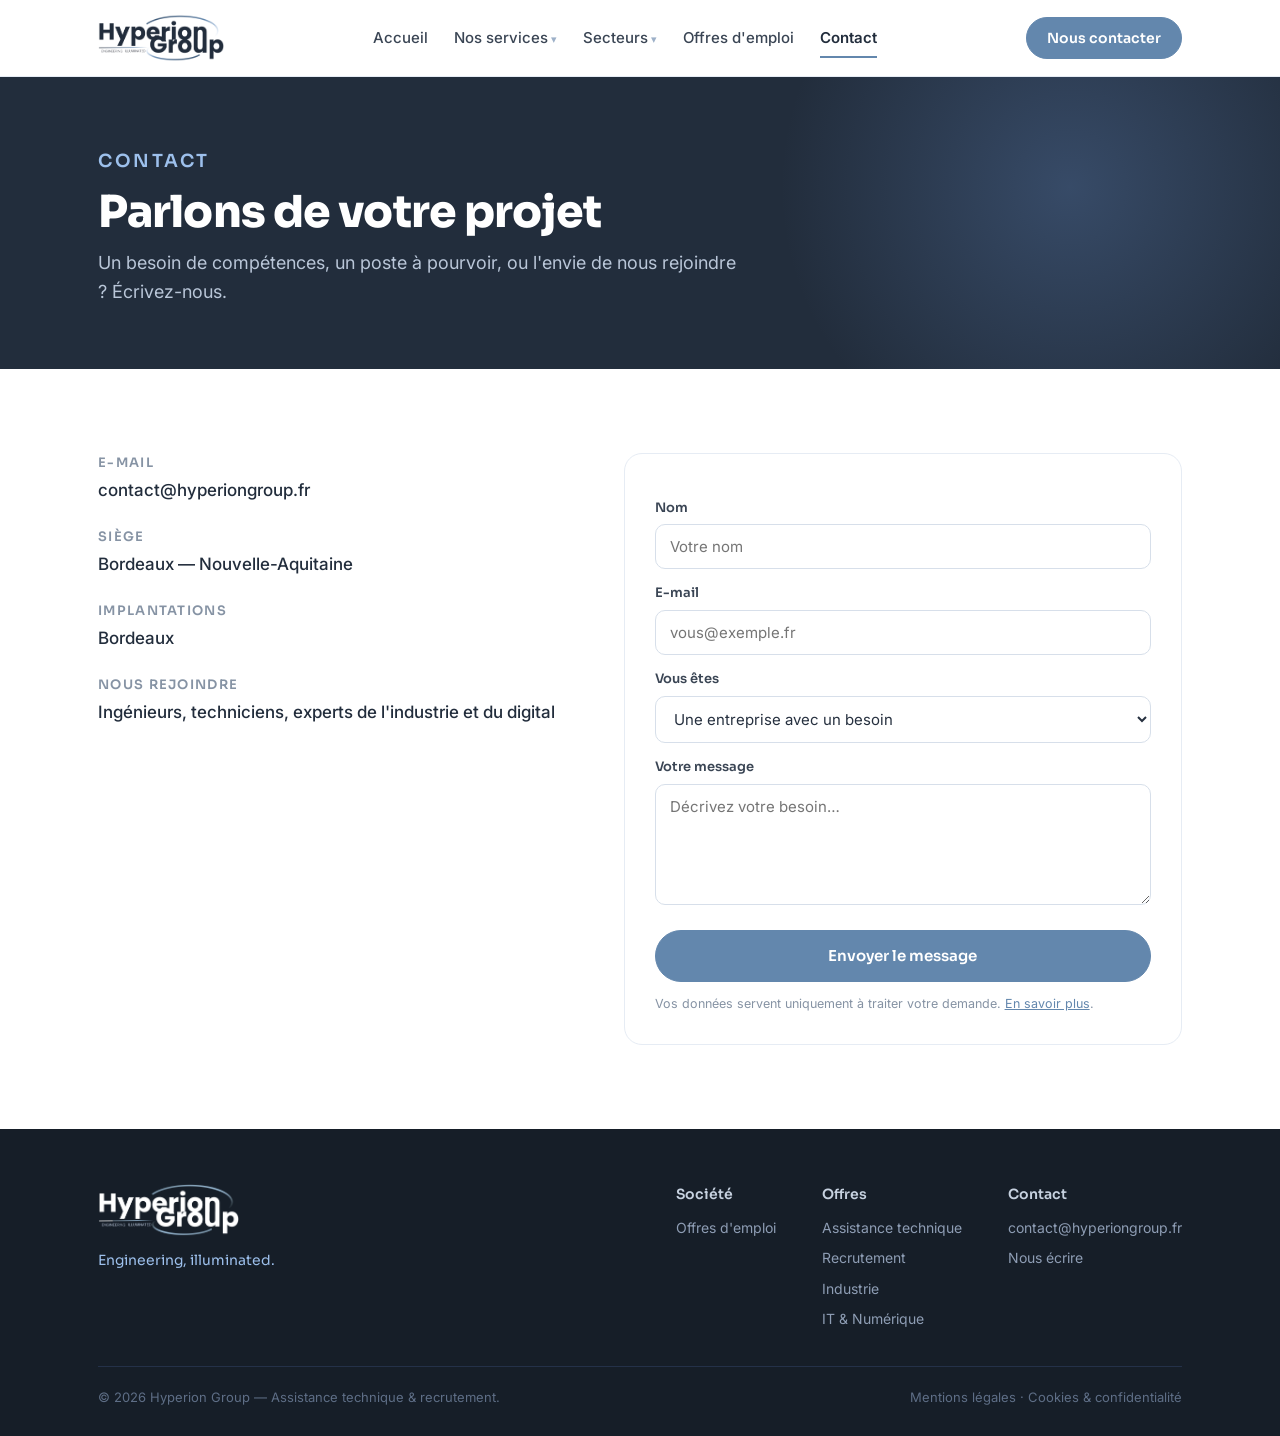
<file: contact.html>
<!DOCTYPE html><html lang="fr"><head>
<title>Contact — Hyperion Group</title>
<meta name="description" content="Un besoin de compétences, un poste à pourvoir, ou l'envie de nous rejoindre ? Écrivez à Hyperion Group.">
<meta charset="UTF-8"><meta name="viewport" content="width=device-width,initial-scale=1.0">
<link rel="preconnect" href="https://fonts.googleapis.com"><link rel="preconnect" href="https://fonts.gstatic.com" crossorigin>
<link href="https://fonts.googleapis.com/css2?family=Sora:wght@400;500;600;700;800&family=Inter:wght@400;500;600&display=swap" rel="stylesheet">
<link rel="stylesheet" href="style.css">
<link rel="icon" href="assets/favicon.ico" sizes="any"><link rel="icon" type="image/png" sizes="32x32" href="assets/favicon-32.png"><link rel="icon" type="image/png" sizes="16x16" href="assets/favicon-16.png"><link rel="apple-touch-icon" href="assets/apple-touch-icon.png">
<meta name="theme-color" content="#222D3C">
<script src="metiers.js" defer></script><script src="main.js" defer></script>
</head><body data-page="contact">
<header class="nav"></header>
<section class="phead"><div class="glow"></div><div class="wrap"><p class="eyebrow">Contact</p>
<h1>Parlons de votre projet</h1><p>Un besoin de compétences, un poste à pourvoir, ou l'envie de nous rejoindre ? Écrivez-nous.</p></div></section>

<section class="section"><div class="wrap"><div class="cgrid">
<div class="cinfo">
<div class="row"><div class="lab">E-mail</div><div class="val"><a href="mailto:contact@hyperiongroup.fr">contact@hyperiongroup.fr</a></div></div><div class="row"><div class="lab">Siège</div><div class="val">Bordeaux — Nouvelle-Aquitaine</div></div>
<div class="row"><div class="lab">Implantations</div><div class="val">Bordeaux</div></div>
<div class="row"><div class="lab">Nous rejoindre</div><div class="val">Ingénieurs, techniciens, experts de l'industrie et du digital</div></div>
</div>
<!-- Formulaire géré par Netlify Forms : les messages arrivent dans Netlify > Forms, et par e-mail si vous ajoutez une notification. -->
<form class="cform" name="contact" method="POST" action="merci.html" data-netlify="true" netlify-honeypot="bot-field">
<input type="hidden" name="form-name" value="contact">
<p class="hp"><label>Ne pas remplir <input name="bot-field"></label></p>
<label for="c-nom">Nom</label><input id="c-nom" name="nom" type="text" placeholder="Votre nom" required>
<label for="c-mail">E-mail</label><input id="c-mail" name="email" type="email" placeholder="vous@exemple.fr" required>
<label for="c-sujet">Vous êtes</label>
<select id="c-sujet" name="sujet"><option>Une entreprise avec un besoin</option><option>Un candidat</option><option>Autre</option></select>
<label for="c-msg">Votre message</label><textarea id="c-msg" name="message" rows="5" placeholder="Décrivez votre besoin…" required></textarea>
<button class="btn" type="submit">Envoyer le message</button>
<p class="rgpd">Vos données servent uniquement à traiter votre demande. <a href="politique-cookies.html#rgpd">En savoir plus</a>.</p>
</form>
</div></div></section>
<footer class="foot"></footer>
</body></html>
</file>
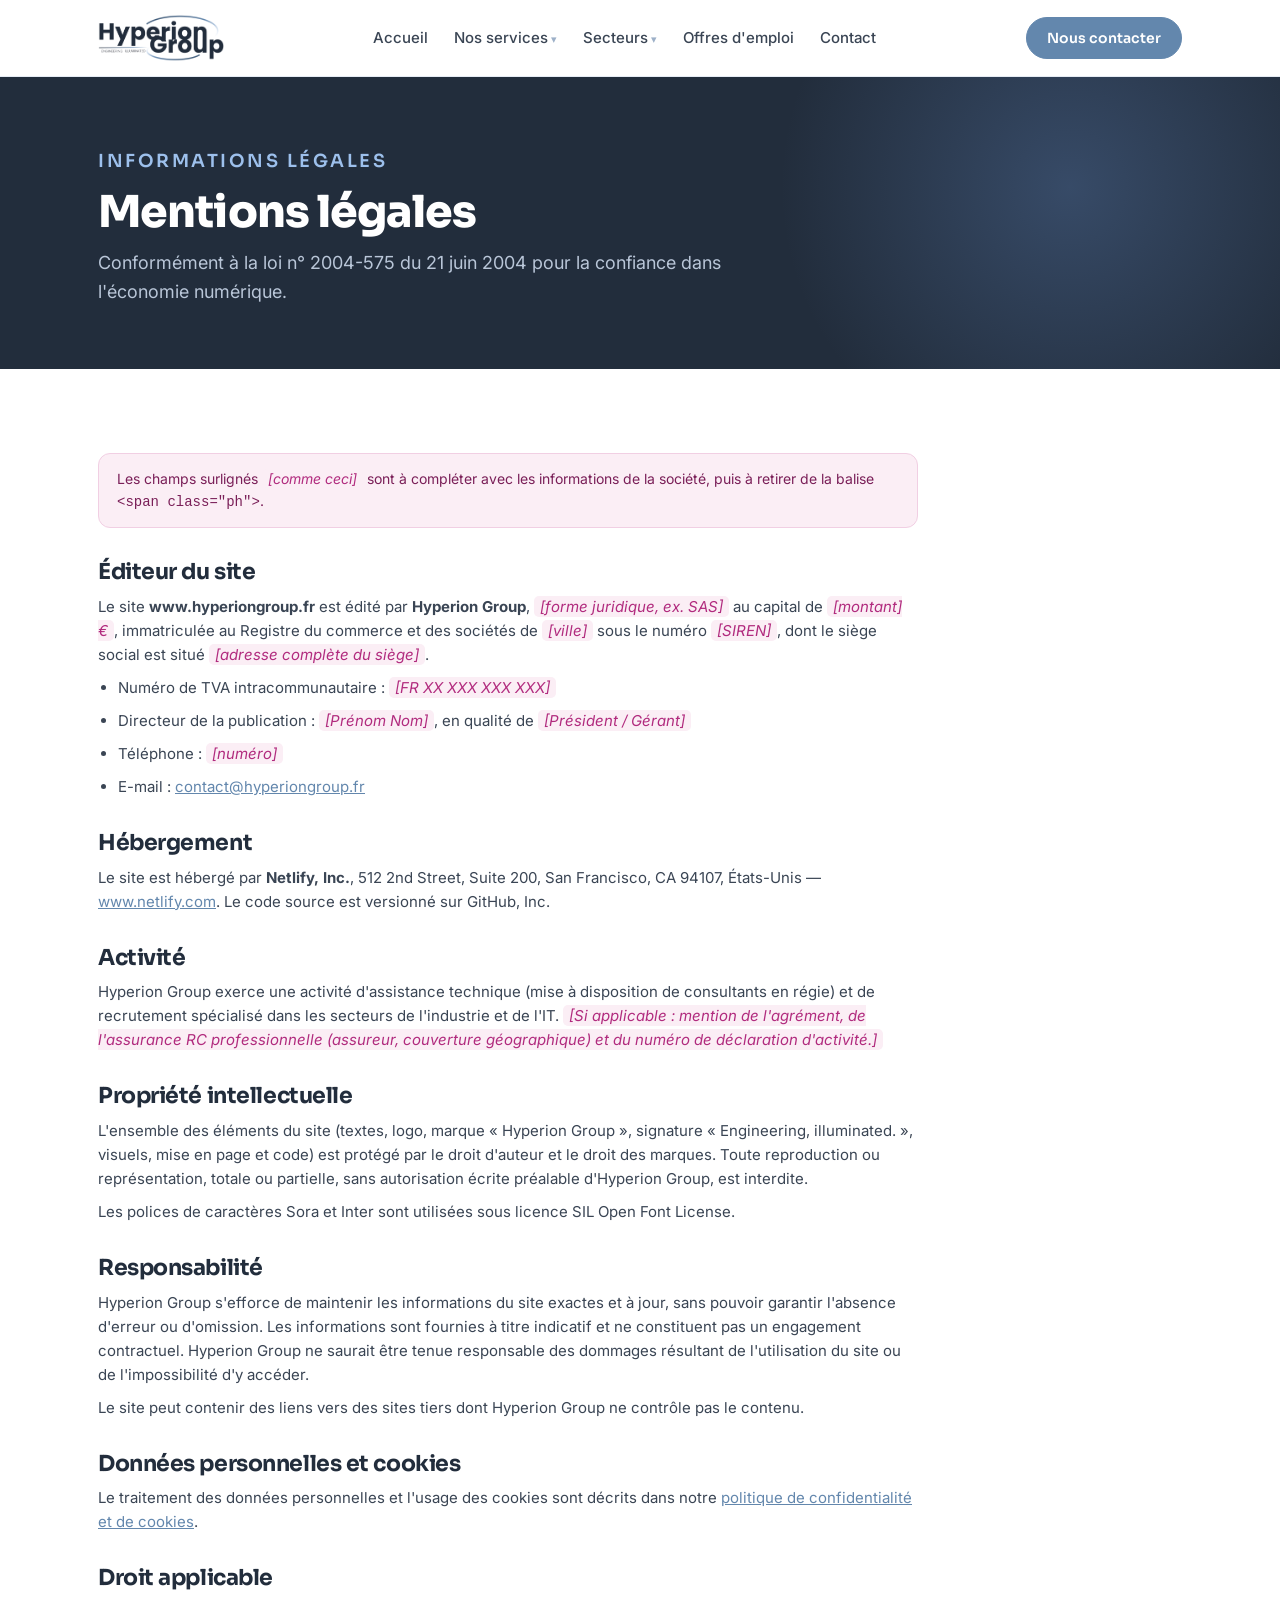
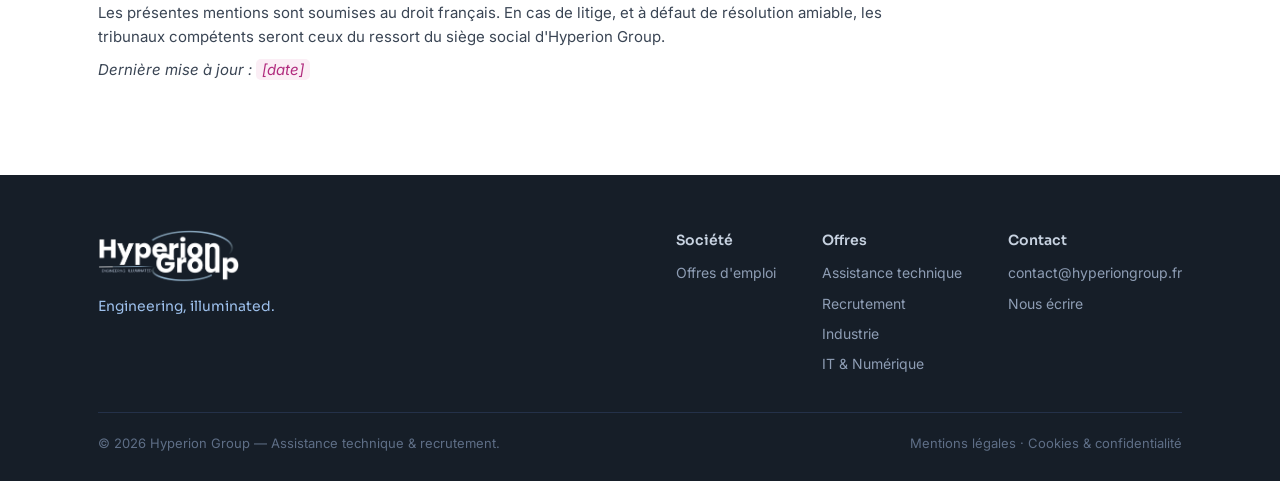
<file: mentions-legales.html>
<!DOCTYPE html><html lang="fr"><head>
<title>Mentions légales — Hyperion Group</title><meta name="robots" content="noindex,follow">
<meta charset="UTF-8"><meta name="viewport" content="width=device-width,initial-scale=1.0">
<link rel="preconnect" href="https://fonts.googleapis.com"><link rel="preconnect" href="https://fonts.gstatic.com" crossorigin>
<link href="https://fonts.googleapis.com/css2?family=Sora:wght@400;500;600;700;800&family=Inter:wght@400;500;600&display=swap" rel="stylesheet">
<link rel="stylesheet" href="style.css">
<link rel="icon" href="assets/favicon.ico" sizes="any"><link rel="icon" type="image/png" sizes="32x32" href="assets/favicon-32.png"><link rel="icon" type="image/png" sizes="16x16" href="assets/favicon-16.png"><link rel="apple-touch-icon" href="assets/apple-touch-icon.png">
<meta name="theme-color" content="#222D3C">
<script src="metiers.js" defer></script><script src="main.js" defer></script>
</head><body data-page="legal">
<header class="nav"></header>
<section class="phead"><div class="glow"></div><div class="wrap"><p class="eyebrow">Informations légales</p>
<h1>Mentions légales</h1><p>Conformément à la loi n° 2004-575 du 21 juin 2004 pour la confiance dans l'économie numérique.</p></div></section>

<section class="section"><div class="wrap"><div class="legal">
<div class="notice">Les champs surlignés <span class="ph">[comme ceci]</span> sont à compléter avec les informations de la société, puis à retirer de la balise <code>&lt;span class="ph"&gt;</code>.</div>

<h2>Éditeur du site</h2>
<p>Le site <strong>www.hyperiongroup.fr</strong> est édité par <strong>Hyperion Group</strong>, <span class="ph">[forme juridique, ex. SAS]</span> au capital de <span class="ph">[montant] €</span>, immatriculée au Registre du commerce et des sociétés de <span class="ph">[ville]</span> sous le numéro <span class="ph">[SIREN]</span>, dont le siège social est situé <span class="ph">[adresse complète du siège]</span>.</p>
<ul>
<li>Numéro de TVA intracommunautaire : <span class="ph">[FR XX XXX XXX XXX]</span></li>
<li>Directeur de la publication : <span class="ph">[Prénom Nom]</span>, en qualité de <span class="ph">[Président / Gérant]</span></li>
<li>Téléphone : <span class="ph">[numéro]</span></li>
<li>E-mail : <a href="mailto:contact@hyperiongroup.fr">contact@hyperiongroup.fr</a></li>
</ul>

<h2>Hébergement</h2>
<p>Le site est hébergé par <strong>Netlify, Inc.</strong>, 512 2nd Street, Suite 200, San Francisco, CA 94107, États-Unis — <a href="https://www.netlify.com" target="_blank" rel="noopener">www.netlify.com</a>. Le code source est versionné sur GitHub, Inc.</p>

<h2>Activité</h2>
<p>Hyperion Group exerce une activité d'assistance technique (mise à disposition de consultants en régie) et de recrutement spécialisé dans les secteurs de l'industrie et de l'IT. <span class="ph">[Si applicable : mention de l'agrément, de l'assurance RC professionnelle (assureur, couverture géographique) et du numéro de déclaration d'activité.]</span></p>

<h2>Propriété intellectuelle</h2>
<p>L'ensemble des éléments du site (textes, logo, marque « Hyperion Group », signature « Engineering, illuminated. », visuels, mise en page et code) est protégé par le droit d'auteur et le droit des marques. Toute reproduction ou représentation, totale ou partielle, sans autorisation écrite préalable d'Hyperion Group, est interdite.</p>
<p>Les polices de caractères Sora et Inter sont utilisées sous licence SIL Open Font License.</p>

<h2>Responsabilité</h2>
<p>Hyperion Group s'efforce de maintenir les informations du site exactes et à jour, sans pouvoir garantir l'absence d'erreur ou d'omission. Les informations sont fournies à titre indicatif et ne constituent pas un engagement contractuel. Hyperion Group ne saurait être tenue responsable des dommages résultant de l'utilisation du site ou de l'impossibilité d'y accéder.</p>
<p>Le site peut contenir des liens vers des sites tiers dont Hyperion Group ne contrôle pas le contenu.</p>

<h2>Données personnelles et cookies</h2>
<p>Le traitement des données personnelles et l'usage des cookies sont décrits dans notre <a href="politique-cookies.html">politique de confidentialité et de cookies</a>.</p>

<h2>Droit applicable</h2>
<p>Les présentes mentions sont soumises au droit français. En cas de litige, et à défaut de résolution amiable, les tribunaux compétents seront ceux du ressort du siège social d'Hyperion Group.</p>
<p><em>Dernière mise à jour : <span class="ph">[date]</span></em></p>
</div></div></section>
<footer class="foot"></footer>
</body></html>
</file>
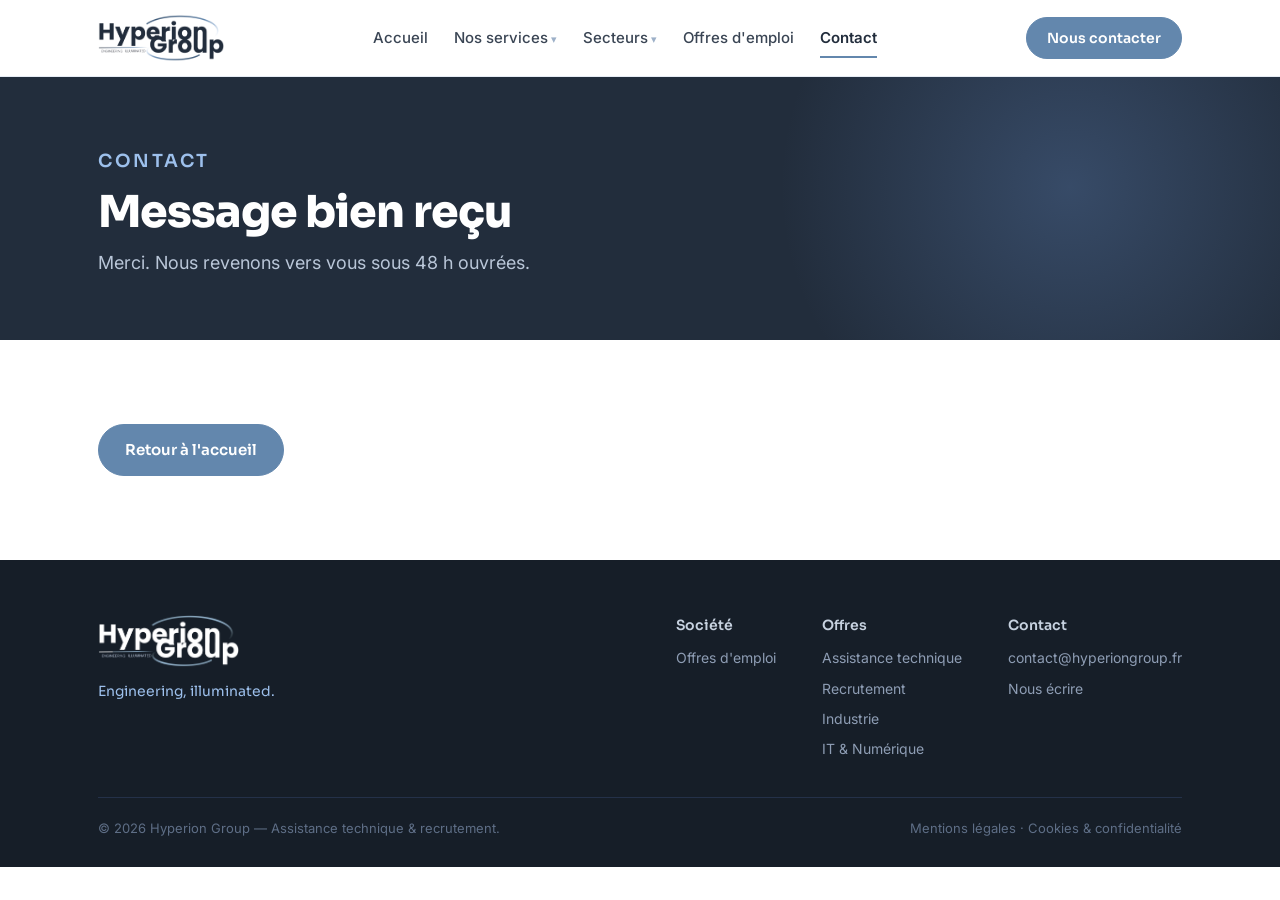
<file: merci.html>
<!DOCTYPE html><html lang="fr"><head>
<title>Message envoyé — Hyperion Group</title><meta name="robots" content="noindex">
<meta charset="UTF-8"><meta name="viewport" content="width=device-width,initial-scale=1.0">
<link rel="preconnect" href="https://fonts.googleapis.com"><link rel="preconnect" href="https://fonts.gstatic.com" crossorigin>
<link href="https://fonts.googleapis.com/css2?family=Sora:wght@400;500;600;700;800&family=Inter:wght@400;500;600&display=swap" rel="stylesheet">
<link rel="stylesheet" href="style.css">
<link rel="icon" href="assets/favicon.ico" sizes="any"><link rel="icon" type="image/png" sizes="32x32" href="assets/favicon-32.png"><link rel="icon" type="image/png" sizes="16x16" href="assets/favicon-16.png"><link rel="apple-touch-icon" href="assets/apple-touch-icon.png">
<meta name="theme-color" content="#222D3C">
<script src="metiers.js" defer></script><script src="main.js" defer></script>
</head><body data-page="contact">
<header class="nav"></header>
<section class="phead"><div class="glow"></div><div class="wrap"><p class="eyebrow">Contact</p>
<h1>Message bien reçu</h1><p>Merci. Nous revenons vers vous sous 48 h ouvrées.</p></div></section>
<section class="section"><div class="wrap"><a class="btn" href="index.html">Retour à l'accueil</a></div></section>
<footer class="foot"></footer>
</body></html>
</file>
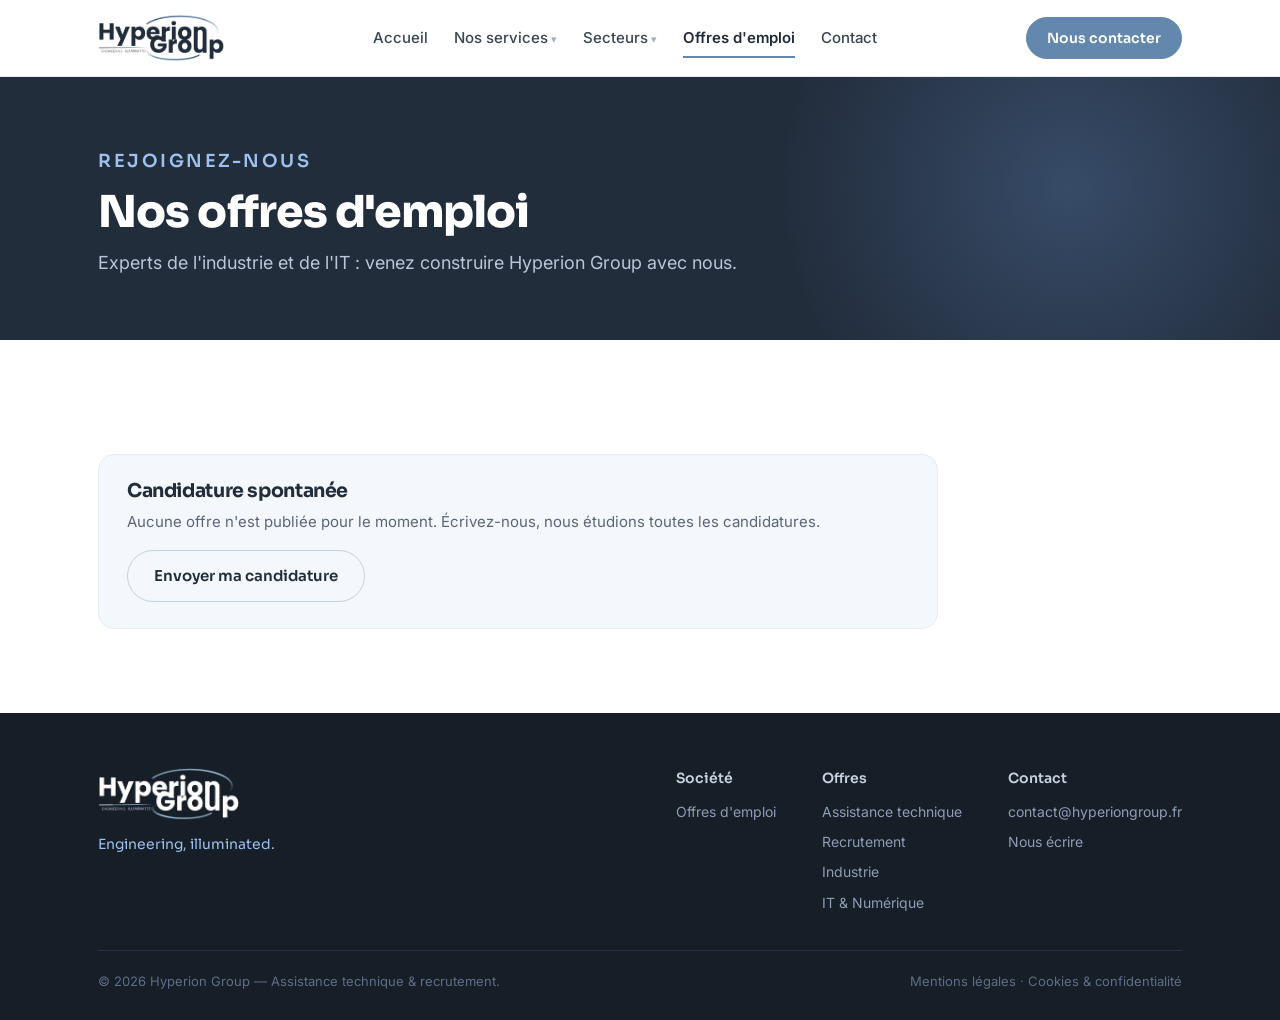
<file: offres-emploi.html>
<!DOCTYPE html><html lang="fr"><head>
<title>Nos offres d'emploi — Hyperion Group</title>
<meta name="description" content="Rejoignez Hyperion Group : ingénieurs et experts industrie / IT, à Bordeaux.">
<meta charset="UTF-8"><meta name="viewport" content="width=device-width,initial-scale=1.0">
<link rel="preconnect" href="https://fonts.googleapis.com"><link rel="preconnect" href="https://fonts.gstatic.com" crossorigin>
<link href="https://fonts.googleapis.com/css2?family=Sora:wght@400;500;600;700;800&family=Inter:wght@400;500;600&display=swap" rel="stylesheet">
<link rel="stylesheet" href="style.css">
<link rel="icon" href="assets/favicon.ico" sizes="any"><link rel="icon" type="image/png" sizes="32x32" href="assets/favicon-32.png"><link rel="icon" type="image/png" sizes="16x16" href="assets/favicon-16.png"><link rel="apple-touch-icon" href="assets/apple-touch-icon.png">
<meta name="theme-color" content="#222D3C">
<script src="metiers.js" defer></script><script src="main.js" defer></script>
</head><body data-page="emploi">
<header class="nav"></header>
<section class="phead"><div class="glow"></div><div class="wrap"><p class="eyebrow">Rejoignez-nous</p>
<h1>Nos offres d'emploi</h1><p>Experts de l'industrie et de l'IT : venez construire Hyperion Group avec nous.</p></div></section>

<section class="section"><div class="wrap">
 <div class="spont">
  <h3>Candidature spontanée</h3>
  <p>Aucune offre n'est publiée pour le moment. Écrivez-nous, nous étudions toutes les candidatures.</p>
  <a class="btn ghost" href="mailto:contact@hyperiongroup.fr?subject=Candidature%20spontan%C3%A9e">Envoyer ma candidature</a>
 </div>
</div></section>
<footer class="foot"></footer>
</body></html>
</file>
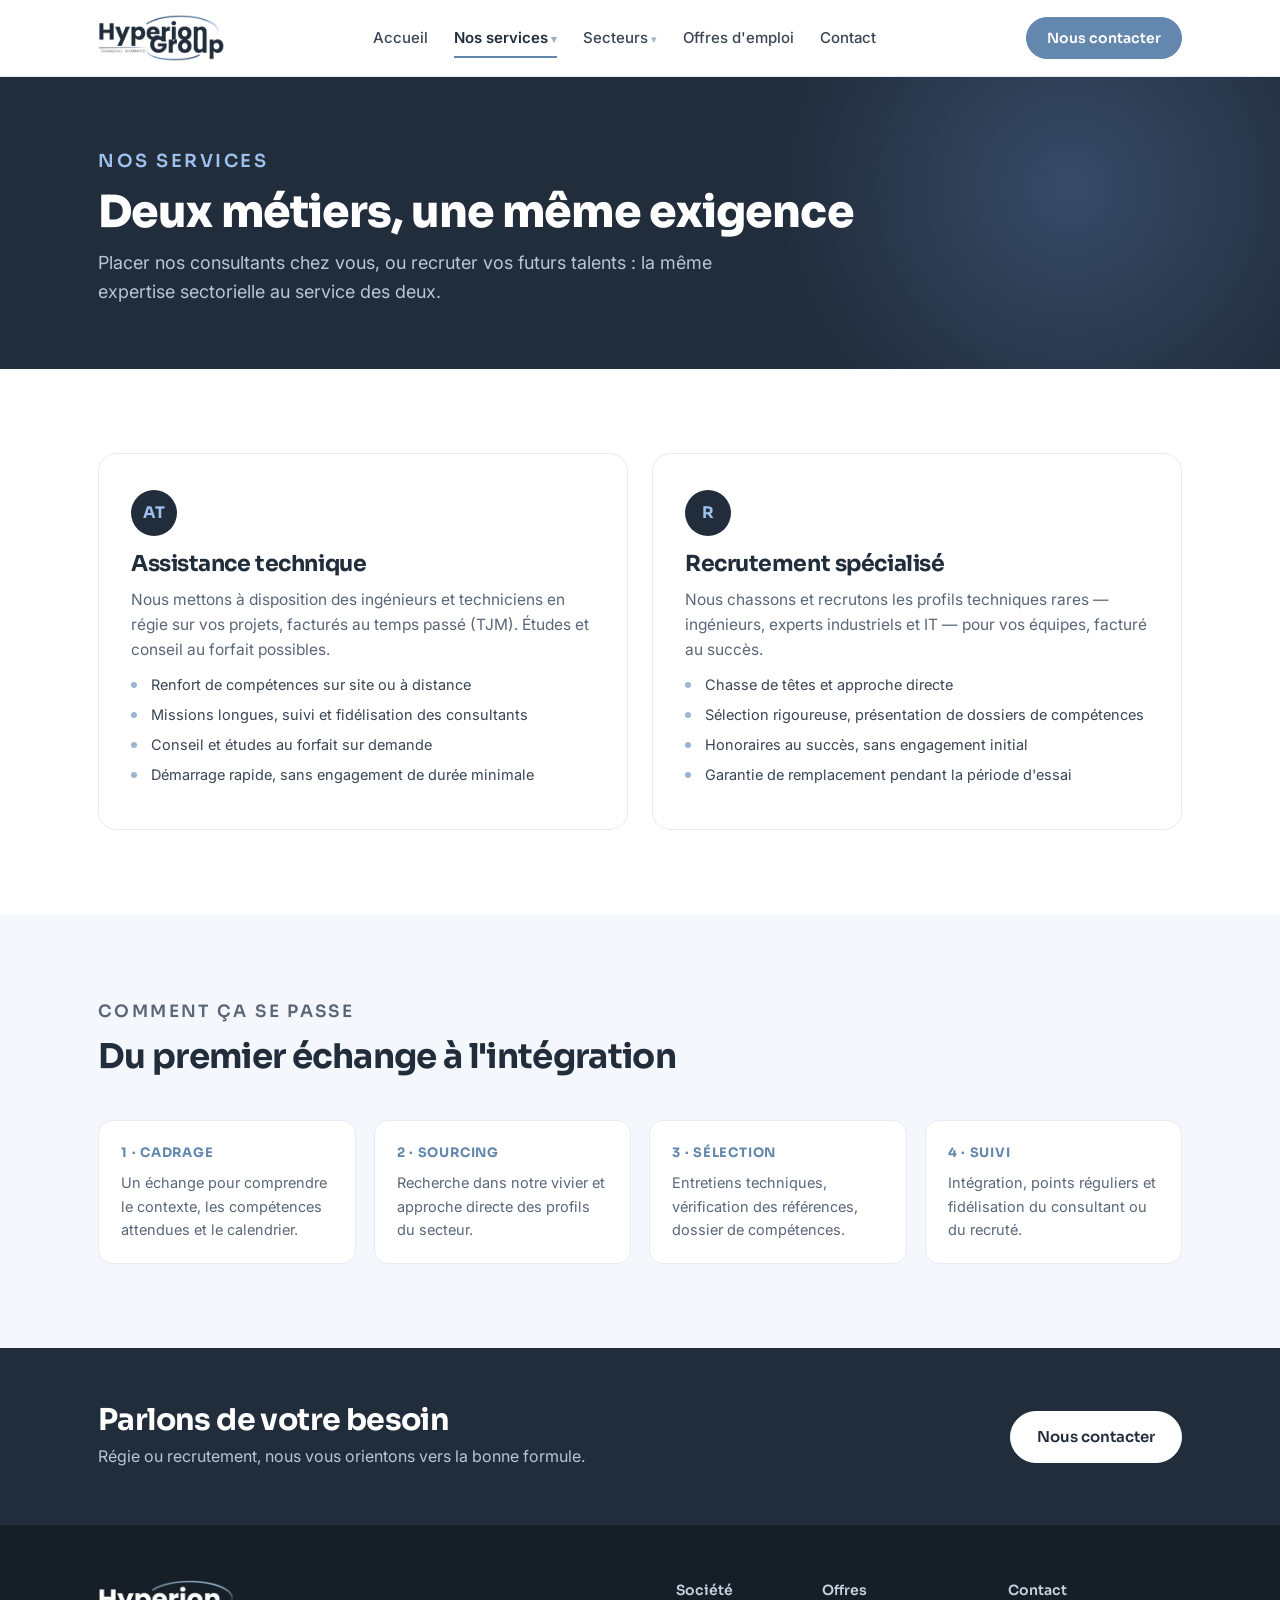
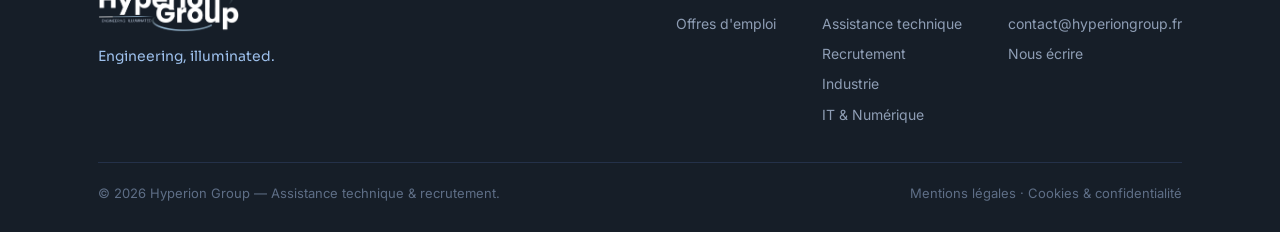
<file: offres.html>
<!DOCTYPE html><html lang="fr"><head>
<title>Nos services — Hyperion Group</title>
<meta name="description" content="Assistance technique en régie (TJM) et recrutement spécialisé au succès : deux offres, une même exigence sectorielle.">
<meta charset="UTF-8"><meta name="viewport" content="width=device-width,initial-scale=1.0">
<link rel="preconnect" href="https://fonts.googleapis.com"><link rel="preconnect" href="https://fonts.gstatic.com" crossorigin>
<link href="https://fonts.googleapis.com/css2?family=Sora:wght@400;500;600;700;800&family=Inter:wght@400;500;600&display=swap" rel="stylesheet">
<link rel="stylesheet" href="style.css">
<link rel="icon" href="assets/favicon.ico" sizes="any"><link rel="icon" type="image/png" sizes="32x32" href="assets/favicon-32.png"><link rel="icon" type="image/png" sizes="16x16" href="assets/favicon-16.png"><link rel="apple-touch-icon" href="assets/apple-touch-icon.png">
<meta name="theme-color" content="#222D3C">
<script src="metiers.js" defer></script><script src="main.js" defer></script>
</head><body data-page="offres">
<header class="nav"></header>
<section class="phead"><div class="glow"></div><div class="wrap"><p class="eyebrow">Nos services</p>
<h1>Deux métiers, une même exigence</h1><p>Placer nos consultants chez vous, ou recruter vos futurs talents : la même expertise sectorielle au service des deux.</p></div></section>

<section class="section"><div class="wrap"><div class="cards2">
<div class="offer" id="assistance"><div class="tag">AT</div><h3>Assistance technique</h3>
<p>Nous mettons à disposition des ingénieurs et techniciens en régie sur vos projets, facturés au temps passé (TJM). Études et conseil au forfait possibles.</p>
<ul><li>Renfort de compétences sur site ou à distance</li><li>Missions longues, suivi et fidélisation des consultants</li><li>Conseil et études au forfait sur demande</li><li>Démarrage rapide, sans engagement de durée minimale</li></ul></div>
<div class="offer" id="recrutement"><div class="tag">R</div><h3>Recrutement spécialisé</h3>
<p>Nous chassons et recrutons les profils techniques rares — ingénieurs, experts industriels et IT — pour vos équipes, facturé au succès.</p>
<ul><li>Chasse de têtes et approche directe</li><li>Sélection rigoureuse, présentation de dossiers de compétences</li><li>Honoraires au succès, sans engagement initial</li><li>Garantie de remplacement pendant la période d'essai</li></ul></div>
</div></div></section>

<section class="section mist"><div class="wrap">
<div class="shead"><p class="eyebrow">Comment ça se passe</p><h2>Du premier échange à l'intégration</h2></div>
<div class="how">
 <div><b>1 · CADRAGE</b><p>Un échange pour comprendre le contexte, les compétences attendues et le calendrier.</p></div>
 <div><b>2 · SOURCING</b><p>Recherche dans notre vivier et approche directe des profils du secteur.</p></div>
 <div><b>3 · SÉLECTION</b><p>Entretiens techniques, vérification des références, dossier de compétences.</p></div>
 <div><b>4 · SUIVI</b><p>Intégration, points réguliers et fidélisation du consultant ou du recruté.</p></div>
</div>
</div></section>

<section class="cta-band"><div class="wrap">
 <div><h2>Parlons de votre besoin</h2><p>Régie ou recrutement, nous vous orientons vers la bonne formule.</p></div>
 <a class="btn light" href="contact.html">Nous contacter</a>
</div></section>
<footer class="foot"></footer>
</body></html>
</file>
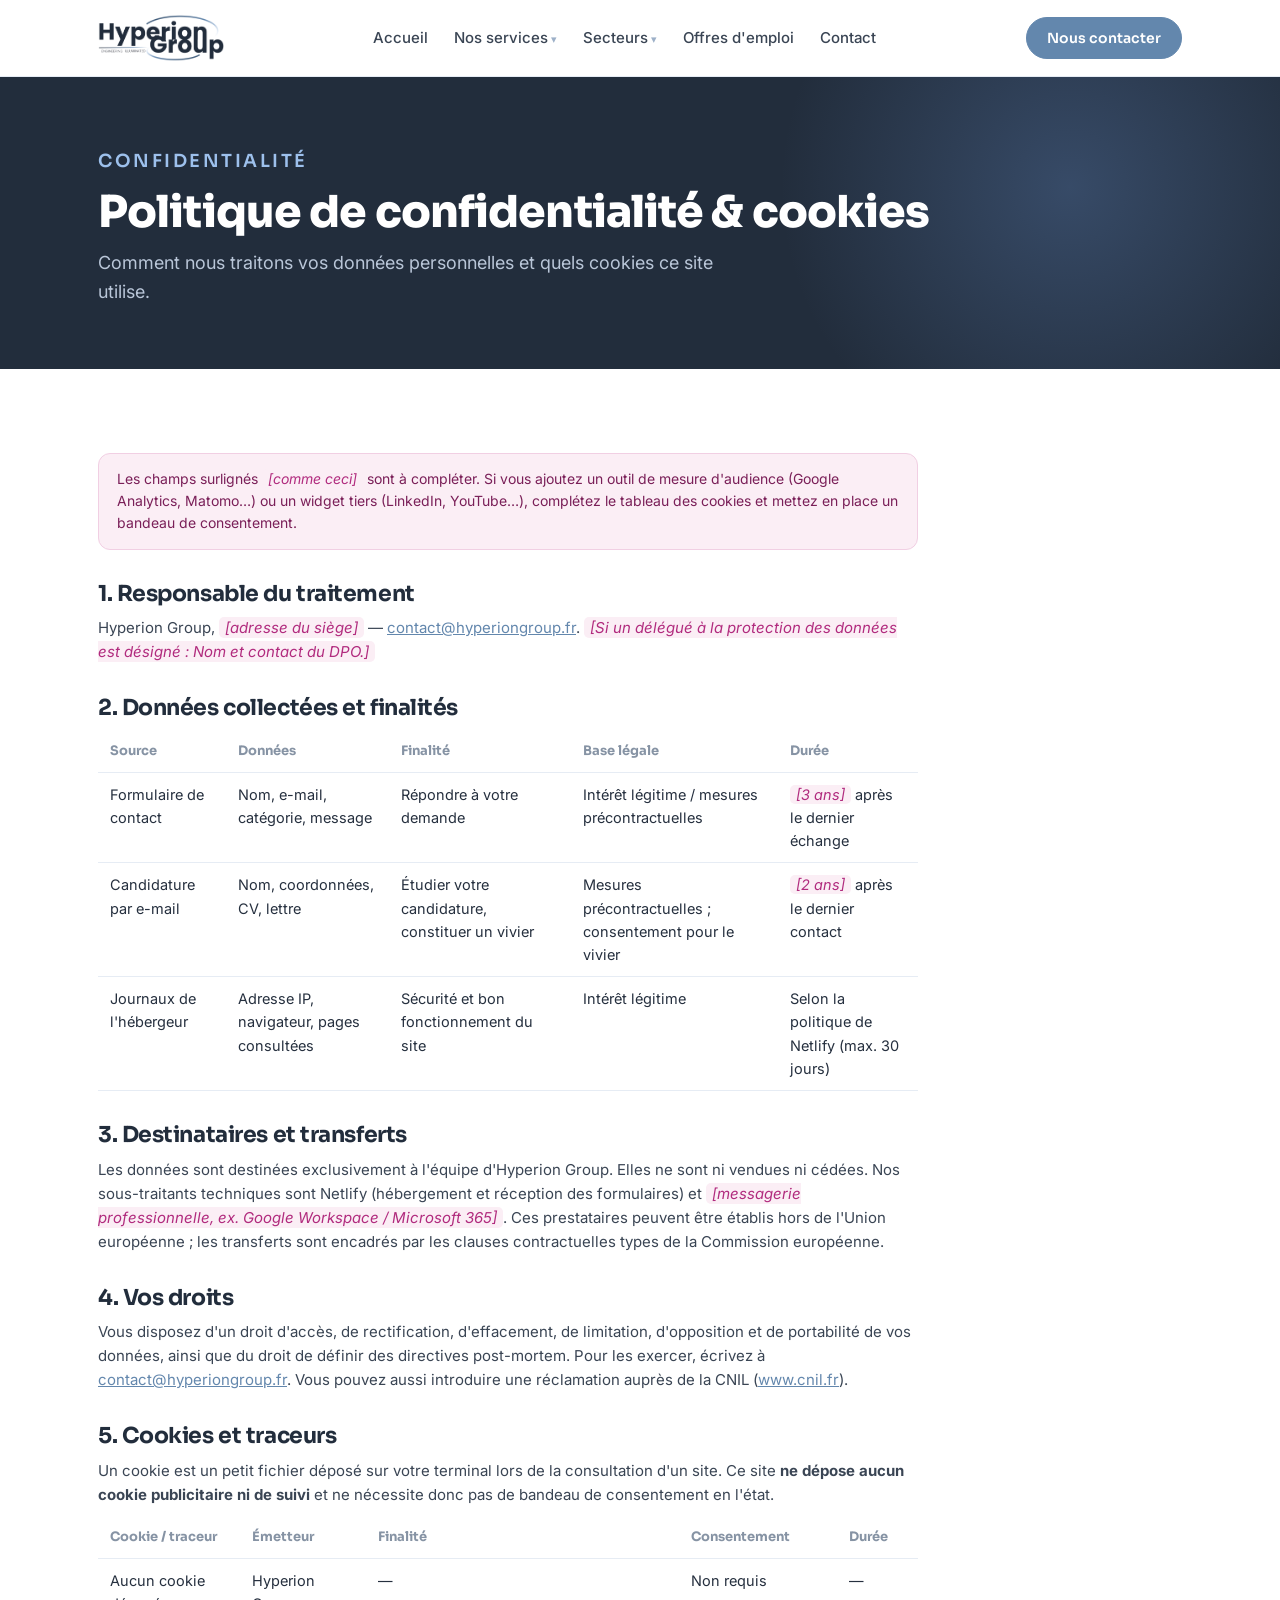
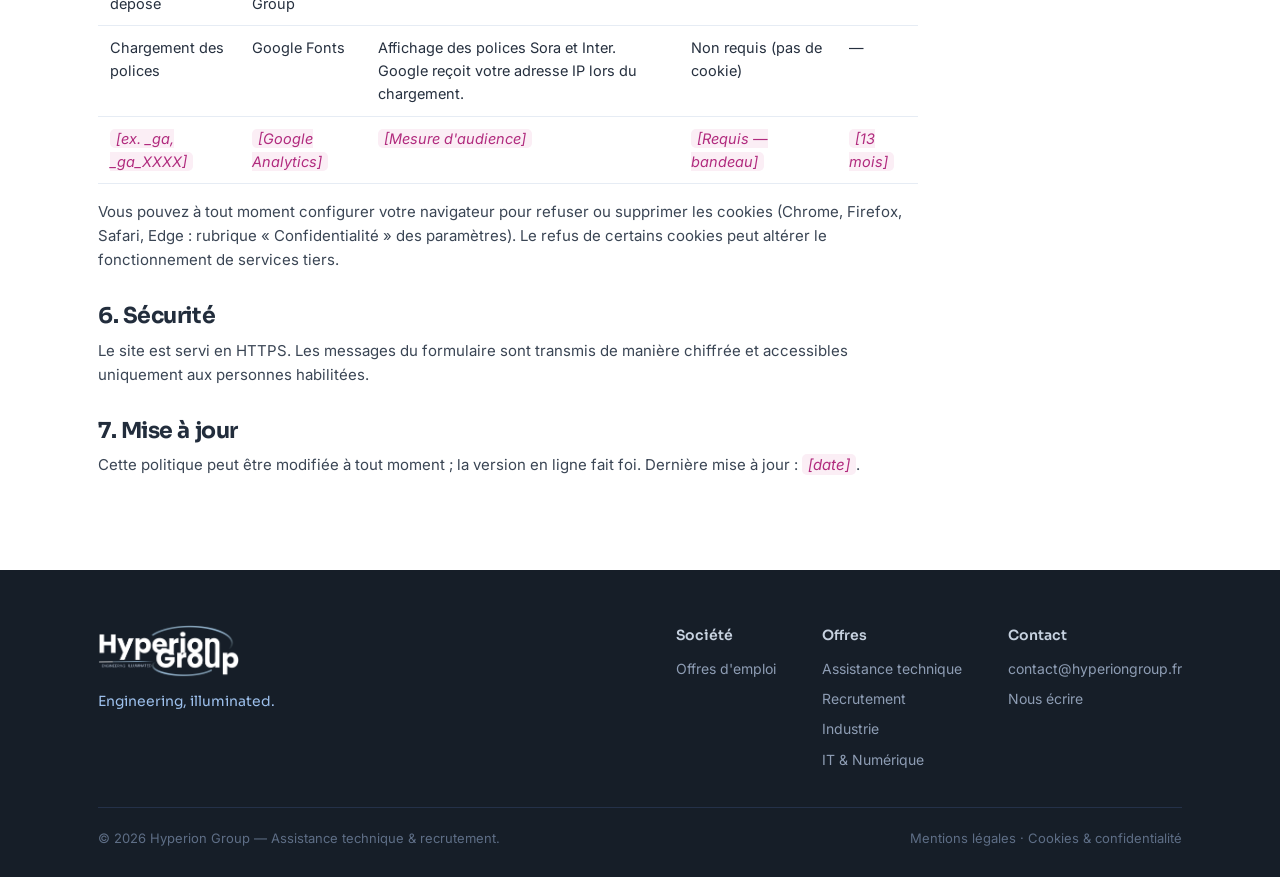
<file: politique-cookies.html>
<!DOCTYPE html><html lang="fr"><head>
<title>Politique de confidentialité &amp; cookies — Hyperion Group</title><meta name="robots" content="noindex,follow">
<meta charset="UTF-8"><meta name="viewport" content="width=device-width,initial-scale=1.0">
<link rel="preconnect" href="https://fonts.googleapis.com"><link rel="preconnect" href="https://fonts.gstatic.com" crossorigin>
<link href="https://fonts.googleapis.com/css2?family=Sora:wght@400;500;600;700;800&family=Inter:wght@400;500;600&display=swap" rel="stylesheet">
<link rel="stylesheet" href="style.css">
<link rel="icon" href="assets/favicon.ico" sizes="any"><link rel="icon" type="image/png" sizes="32x32" href="assets/favicon-32.png"><link rel="icon" type="image/png" sizes="16x16" href="assets/favicon-16.png"><link rel="apple-touch-icon" href="assets/apple-touch-icon.png">
<meta name="theme-color" content="#222D3C">
<script src="metiers.js" defer></script><script src="main.js" defer></script>
</head><body data-page="legal">
<header class="nav"></header>
<section class="phead"><div class="glow"></div><div class="wrap"><p class="eyebrow">Confidentialité</p>
<h1>Politique de confidentialité &amp; cookies</h1><p>Comment nous traitons vos données personnelles et quels cookies ce site utilise.</p></div></section>

<section class="section"><div class="wrap"><div class="legal">
<div class="notice">Les champs surlignés <span class="ph">[comme ceci]</span> sont à compléter. Si vous ajoutez un outil de mesure d'audience (Google Analytics, Matomo…) ou un widget tiers (LinkedIn, YouTube…), complétez le tableau des cookies et mettez en place un bandeau de consentement.</div>

<h2 id="rgpd">1. Responsable du traitement</h2>
<p>Hyperion Group, <span class="ph">[adresse du siège]</span> — <a href="mailto:contact@hyperiongroup.fr">contact@hyperiongroup.fr</a>. <span class="ph">[Si un délégué à la protection des données est désigné : Nom et contact du DPO.]</span></p>

<h2>2. Données collectées et finalités</h2>
<table>
<tr><th>Source</th><th>Données</th><th>Finalité</th><th>Base légale</th><th>Durée</th></tr>
<tr><td>Formulaire de contact</td><td>Nom, e-mail, catégorie, message</td><td>Répondre à votre demande</td><td>Intérêt légitime / mesures précontractuelles</td><td><span class="ph">[3 ans]</span> après le dernier échange</td></tr>
<tr><td>Candidature par e-mail</td><td>Nom, coordonnées, CV, lettre</td><td>Étudier votre candidature, constituer un vivier</td><td>Mesures précontractuelles ; consentement pour le vivier</td><td><span class="ph">[2 ans]</span> après le dernier contact</td></tr>
<tr><td>Journaux de l'hébergeur</td><td>Adresse IP, navigateur, pages consultées</td><td>Sécurité et bon fonctionnement du site</td><td>Intérêt légitime</td><td>Selon la politique de Netlify (max. 30 jours)</td></tr>
</table>

<h2>3. Destinataires et transferts</h2>
<p>Les données sont destinées exclusivement à l'équipe d'Hyperion Group. Elles ne sont ni vendues ni cédées. Nos sous-traitants techniques sont Netlify (hébergement et réception des formulaires) et <span class="ph">[messagerie professionnelle, ex. Google Workspace / Microsoft 365]</span>. Ces prestataires peuvent être établis hors de l'Union européenne ; les transferts sont encadrés par les clauses contractuelles types de la Commission européenne.</p>

<h2>4. Vos droits</h2>
<p>Vous disposez d'un droit d'accès, de rectification, d'effacement, de limitation, d'opposition et de portabilité de vos données, ainsi que du droit de définir des directives post-mortem. Pour les exercer, écrivez à <a href="mailto:contact@hyperiongroup.fr">contact@hyperiongroup.fr</a>. Vous pouvez aussi introduire une réclamation auprès de la CNIL (<a href="https://www.cnil.fr" target="_blank" rel="noopener">www.cnil.fr</a>).</p>

<h2 id="cookies">5. Cookies et traceurs</h2>
<p>Un cookie est un petit fichier déposé sur votre terminal lors de la consultation d'un site. Ce site <strong>ne dépose aucun cookie publicitaire ni de suivi</strong> et ne nécessite donc pas de bandeau de consentement en l'état.</p>
<table>
<tr><th>Cookie / traceur</th><th>Émetteur</th><th>Finalité</th><th>Consentement</th><th>Durée</th></tr>
<tr><td>Aucun cookie déposé</td><td>Hyperion Group</td><td>—</td><td>Non requis</td><td>—</td></tr>
<tr><td>Chargement des polices</td><td>Google Fonts</td><td>Affichage des polices Sora et Inter. Google reçoit votre adresse IP lors du chargement.</td><td>Non requis (pas de cookie)</td><td>—</td></tr>
<tr><td><span class="ph">[ex. _ga, _ga_XXXX]</span></td><td><span class="ph">[Google Analytics]</span></td><td><span class="ph">[Mesure d'audience]</span></td><td><span class="ph">[Requis — bandeau]</span></td><td><span class="ph">[13 mois]</span></td></tr>
</table>
<p>Vous pouvez à tout moment configurer votre navigateur pour refuser ou supprimer les cookies (Chrome, Firefox, Safari, Edge : rubrique « Confidentialité » des paramètres). Le refus de certains cookies peut altérer le fonctionnement de services tiers.</p>

<h2>6. Sécurité</h2>
<p>Le site est servi en HTTPS. Les messages du formulaire sont transmis de manière chiffrée et accessibles uniquement aux personnes habilitées.</p>

<h2>7. Mise à jour</h2>
<p>Cette politique peut être modifiée à tout moment ; la version en ligne fait foi. Dernière mise à jour : <span class="ph">[date]</span>.</p>
</div></div></section>
<footer class="foot"></footer>
</body></html>
</file>
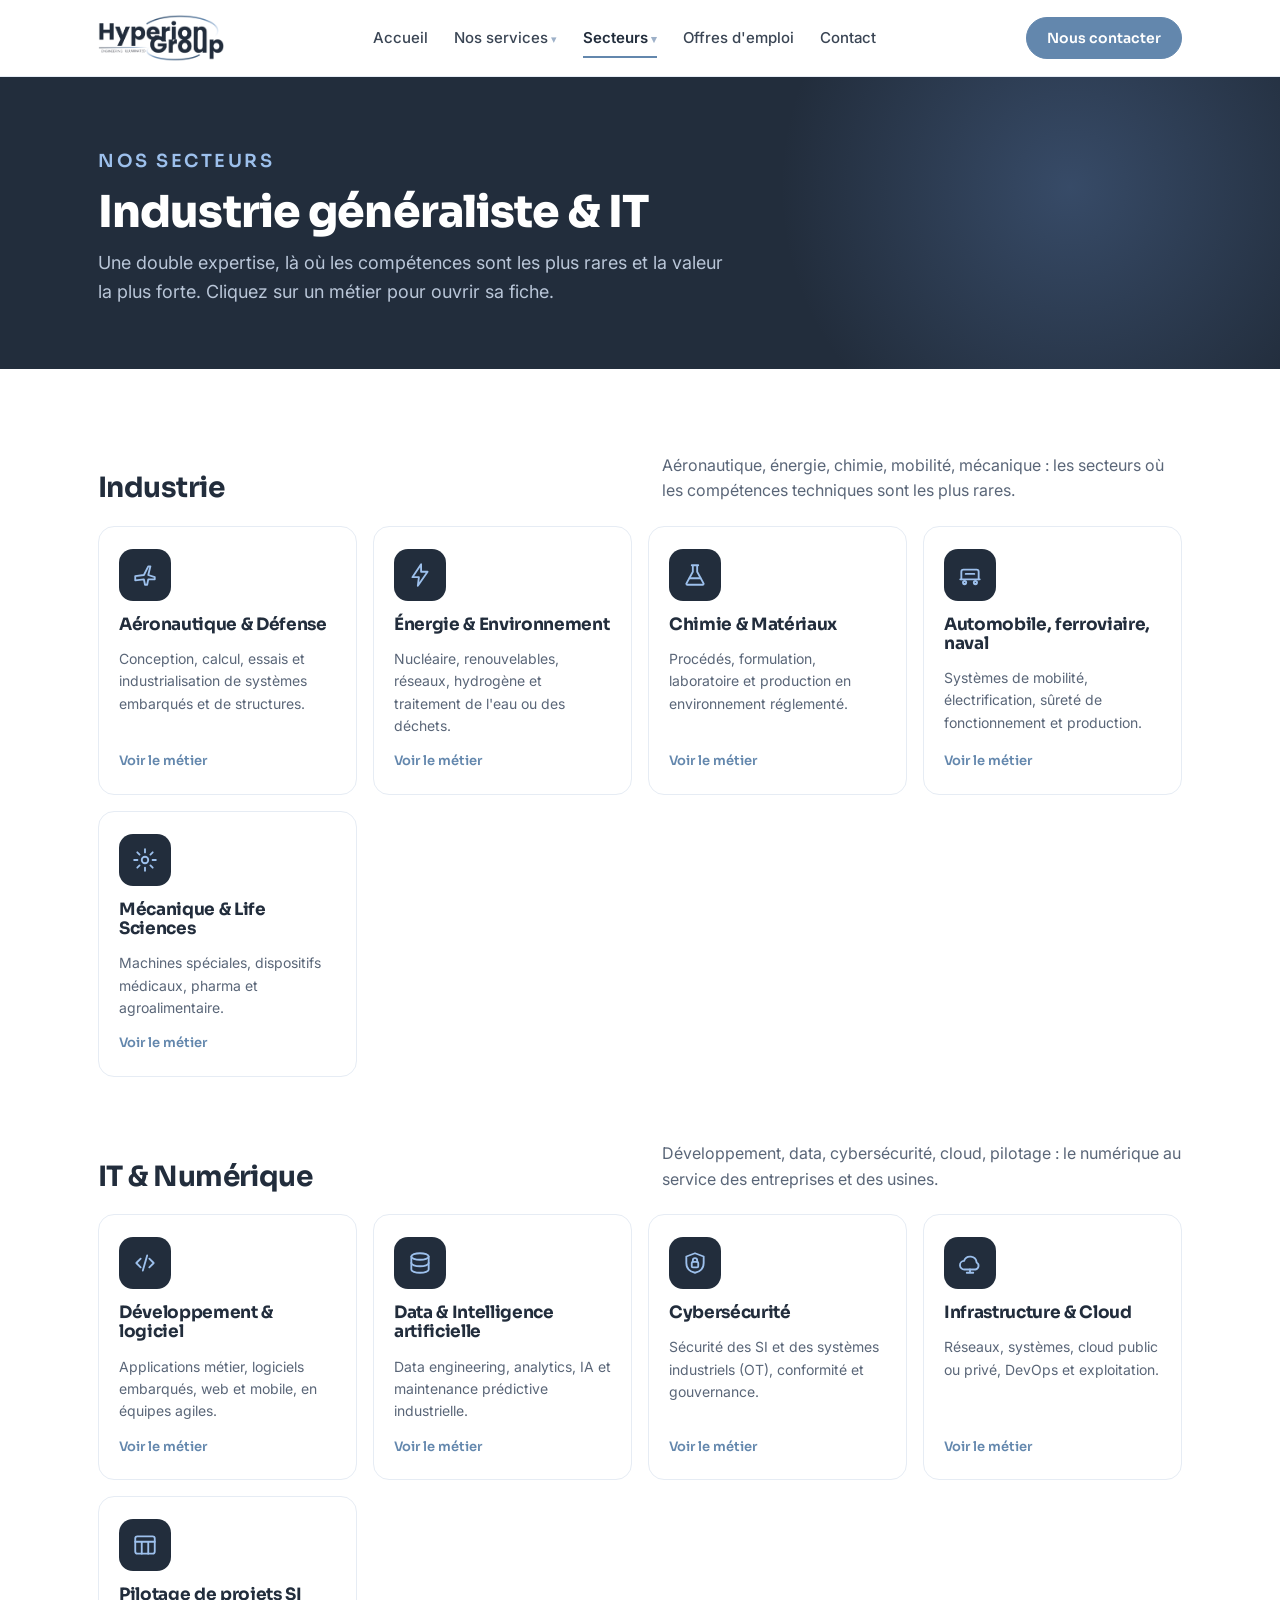
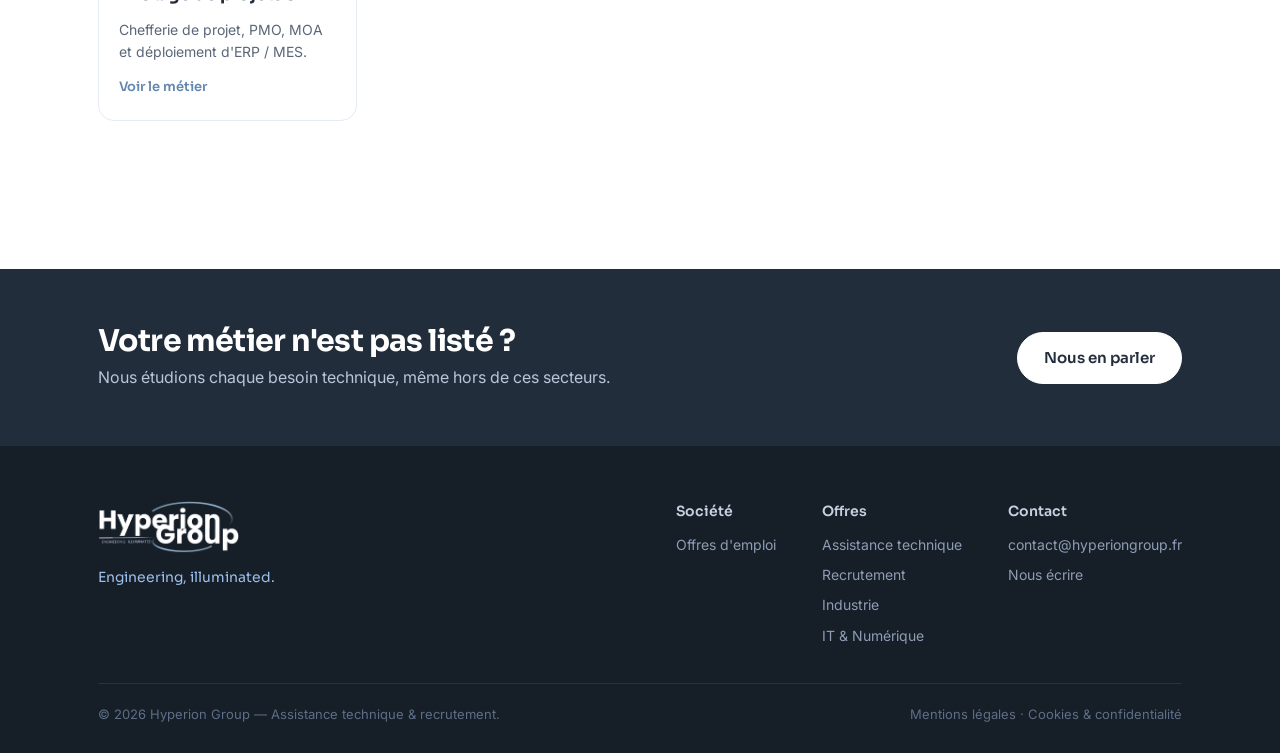
<file: secteurs.html>
<!DOCTYPE html><html lang="fr"><head>
<title>Nos secteurs et métiers — Hyperion Group</title>
<meta name="description" content="Les métiers sur lesquels Hyperion Group intervient : aéronautique, énergie, chimie, mobilité, mécanique, développement, data, cybersécurité, cloud, projets SI.">
<meta charset="UTF-8"><meta name="viewport" content="width=device-width,initial-scale=1.0">
<link rel="preconnect" href="https://fonts.googleapis.com"><link rel="preconnect" href="https://fonts.gstatic.com" crossorigin>
<link href="https://fonts.googleapis.com/css2?family=Sora:wght@400;500;600;700;800&family=Inter:wght@400;500;600&display=swap" rel="stylesheet">
<link rel="stylesheet" href="style.css">
<link rel="icon" href="assets/favicon.ico" sizes="any"><link rel="icon" type="image/png" sizes="32x32" href="assets/favicon-32.png"><link rel="icon" type="image/png" sizes="16x16" href="assets/favicon-16.png"><link rel="apple-touch-icon" href="assets/apple-touch-icon.png">
<meta name="theme-color" content="#222D3C">
<script src="metiers.js" defer></script><script src="main.js" defer></script>
</head><body data-page="secteurs">
<header class="nav"></header>
<section class="phead"><div class="glow"></div><div class="wrap"><p class="eyebrow">Nos secteurs</p>
<h1>Industrie généraliste &amp; IT</h1><p>Une double expertise, là où les compétences sont les plus rares et la valeur la plus forte. Cliquez sur un métier pour ouvrir sa fiche.</p></div></section>

<section class="section"><div class="wrap">
 <div class="group" id="industrie">
  <div class="group-head"><h2>Industrie</h2><p>Aéronautique, énergie, chimie, mobilité, mécanique : les secteurs où les compétences techniques sont les plus rares.</p></div>
  <div class="mgrid" data-group="industrie"></div>
 </div>
 <div class="group" id="it">
  <div class="group-head"><h2>IT &amp; Numérique</h2><p>Développement, data, cybersécurité, cloud, pilotage : le numérique au service des entreprises et des usines.</p></div>
  <div class="mgrid" data-group="it"></div>
 </div>
</div></section>

<section class="cta-band"><div class="wrap">
 <div><h2>Votre métier n'est pas listé ?</h2><p>Nous étudions chaque besoin technique, même hors de ces secteurs.</p></div>
 <a class="btn light" href="contact.html">Nous en parler</a>
</div></section>

<dialog class="mdlg" aria-label="Fiche métier"></dialog>
<footer class="foot"></footer>
</body></html>
</file>
<file: style.css>
/* ===== Hyperion Group — style.css =====
   Palette : navy #222D3C · encre #161E28 · bleu #6387AD · ciel #9DC0EC · magenta #B12B7E · brume #F4F7FB
   Typo    : Sora (titres) · Inter (texte)
   Photos  : chaque .band lit la variable --photo (voir README dans les pages). Sans photo, le dégradé s'affiche seul. */

:root{
  --navy:#222D3C;--ink:#161E28;--blue:#6387AD;--blue-d:#4E6E92;--sky:#9DC0EC;--magenta:#B12B7E;
  --mist:#F4F7FB;--line:#E6ECF4;--text:#26303F;--muted:#5A6678;--photo:none;
  --r:18px;--wrap:1140px;
}
*{margin:0;padding:0;box-sizing:border-box}
html{scroll-behavior:smooth}
body{font-family:'Inter',-apple-system,'Segoe UI',sans-serif;color:var(--text);background:#fff;line-height:1.6;-webkit-font-smoothing:antialiased}
h1,h2,h3{font-family:'Sora','Inter',sans-serif;letter-spacing:-.02em;color:var(--navy);line-height:1.12}
a{text-decoration:none;color:inherit}
img,svg{display:block;max-width:100%}
button{font:inherit}
:focus-visible{outline:2px solid var(--blue);outline-offset:3px}
.wrap{max-width:var(--wrap);margin:0 auto;padding:0 28px}
.eyebrow{font-family:'Sora';font-size:13px;font-weight:600;letter-spacing:.14em;text-transform:uppercase;color:var(--magenta)}
.lead{font-size:18px;color:var(--muted);max-width:640px}
.btn{display:inline-flex;align-items:center;gap:8px;font-family:'Sora';font-weight:600;font-size:15px;padding:13px 26px;border-radius:40px;background:var(--blue);color:#fff;border:1.5px solid var(--blue);cursor:pointer;transition:background .2s,border-color .2s,color .2s}
.btn:hover{background:var(--blue-d);border-color:var(--blue-d)}
.btn.ghost{background:transparent;color:var(--navy);border-color:#C7D2E0}.btn.ghost:hover{border-color:var(--blue);color:var(--blue);background:transparent}
.btn.light{background:#fff;color:var(--navy);border-color:#fff}.btn.light:hover{background:#EEF2F7;border-color:#EEF2F7}
.btn.sm{padding:9px 20px;font-size:14px}
.on-dark .btn.ghost{color:#EAF0F8;border-color:#3C5170}.on-dark .btn.ghost:hover{border-color:var(--sky);color:#fff}

/* ---------- NAV ---------- */
.nav{position:sticky;top:0;z-index:50;background:rgba(255,255,255,.94);backdrop-filter:blur(8px);border-bottom:1px solid var(--line)}
.nav .wrap{display:flex;align-items:center;justify-content:space-between;height:76px}
.nav .logo{height:48px}
.menu{display:flex;gap:26px;align-items:center}
.item{position:relative}
.item>a{font-size:15px;font-weight:500;color:#3A4554;padding:8px 0;display:inline-block;white-space:nowrap}
.item>a:hover,.item.active>a{color:var(--navy)}
.item.active>a{font-weight:600;box-shadow:inset 0 -2px 0 var(--blue)}
.item.has-sub>a:after{content:" ▾";color:#9DB0C8;font-size:11px}
.sub{position:absolute;top:100%;left:-8px;background:#fff;border:1px solid var(--line);border-radius:12px;box-shadow:0 18px 44px rgba(22,35,63,.13);padding:8px;min-width:250px;display:none;z-index:60}
.item.has-sub:hover .sub,.item.has-sub:focus-within .sub{display:block}
.sub a{display:block;padding:10px 14px;border-radius:8px;font-size:14.5px;color:#3A4554}
.sub a:hover{background:#F1F5FA;color:var(--navy)}
.sub small{display:block;color:#8693A4;font-size:12px}
.burger{display:none;background:none;border:none;cursor:pointer;width:30px;height:24px;position:relative}
.burger span{position:absolute;left:0;height:2.5px;width:100%;background:var(--navy);border-radius:2px;transition:.2s}
.burger span:nth-child(1){top:2px}.burger span:nth-child(2){top:11px}.burger span:nth-child(3){top:20px}
.burger.open span:nth-child(1){top:11px;transform:rotate(45deg)}.burger.open span:nth-child(2){opacity:0}.burger.open span:nth-child(3){top:11px;transform:rotate(-45deg)}

/* ---------- HERO (accueil) ---------- */
.hero{position:relative;background:var(--navy);color:#EAF0F8;overflow:hidden}
.hero .glow{position:absolute;top:-220px;right:-120px;width:760px;height:760px;border-radius:50%;background:radial-gradient(circle,rgba(94,130,184,.40),rgba(66,100,143,.12) 38%,rgba(22,35,63,0) 68%)}
.hero .wrap{position:relative;display:grid;grid-template-columns:1.1fr .9fr;gap:48px;align-items:center;padding:88px 28px 96px}
.hero .eyebrow{color:var(--sky)}
.hero h1{font-size:56px;font-weight:800;color:#fff;margin:18px 0 22px;line-height:1.04}
.hero .lead{color:#C2CFE0;margin-bottom:32px}
.cta-row{display:flex;gap:14px;flex-wrap:wrap}
/* mosaïque des métiers dans le hero */
.mosaic{position:relative;display:grid;grid-template-columns:repeat(3,1fr);gap:12px}
.tile{position:relative;z-index:1;display:flex;flex-direction:column;justify-content:space-between;gap:18px;min-height:132px;padding:16px;border-radius:14px;background:rgba(255,255,255,.06);border:1px solid rgba(157,192,236,.22);backdrop-filter:blur(4px);color:#EAF0F8;transition:background .2s,border-color .2s,transform .2s}
.tile:hover{background:rgba(157,192,236,.16);border-color:var(--sky);transform:translateY(-2px)}
.tile svg{width:30px;height:30px;stroke:var(--sky);fill:none;stroke-width:1.7;stroke-linecap:round;stroke-linejoin:round}
.tile b{font-family:'Sora';font-weight:600;font-size:13.5px;line-height:1.25}
.tile:nth-child(2){transform:translateY(22px)}.tile:nth-child(2):hover{transform:translateY(20px)}
.tile:nth-child(4){transform:translateY(22px)}.tile:nth-child(4):hover{transform:translateY(20px)}
.tile:nth-child(6){transform:translateY(22px)}.tile:nth-child(6):hover{transform:translateY(20px)}

/* ---------- PAGE HEADER ---------- */
.phead{background:var(--navy);color:#EAF0F8;position:relative;overflow:hidden}
.phead .glow{position:absolute;top:-200px;right:-100px;width:620px;height:620px;border-radius:50%;background:radial-gradient(circle,rgba(94,130,184,.35),rgba(22,35,63,0) 66%)}
.phead .wrap{position:relative;padding:70px 28px 62px}
.phead h1{font-size:44px;font-weight:800;color:#fff;margin:12px 0 12px}
.phead p{font-size:18px;color:#B9C6D8;max-width:640px}
.phead .eyebrow{color:var(--sky)}

/* ---------- SECTIONS ---------- */
.section{padding:84px 0}
.section.mist{background:var(--mist)}
.shead{max-width:680px;margin-bottom:44px}
.shead h2{font-size:34px;font-weight:700;margin:12px 0 12px}
.shead p{font-size:17px;color:var(--muted)}
.shead.center{margin-left:auto;margin-right:auto;text-align:center}
.linkrow{margin-top:30px}
.linkrow a{font-family:'Sora';font-weight:600;color:var(--blue);font-size:15px;border-bottom:1.5px solid transparent}
.linkrow a:hover{border-color:var(--blue)}

/* le métier : 3 étapes (vraie séquence) */
.steps{display:grid;grid-template-columns:repeat(3,1fr);gap:22px}
.step{background:#fff;border:1px solid var(--line);border-radius:16px;padding:28px 26px}
.step .n{font-family:'Sora';font-weight:700;color:var(--blue);font-size:14px;letter-spacing:.08em}
.step h3{font-size:19px;margin:10px 0 8px}.step p{color:var(--muted);font-size:15px}

/* bandes (industrie / IT) — conçues pour être belles SANS photo (le site
   n'en a pas aujourd'hui) : un dégradé de marque distinct par secteur plutôt
   que le gris-marine quasi plat d'origine, un glow radial (même motif que
   le hero/phead) et l'icône du secteur agrandie en filigrane. Le mécanisme
   --photo reste actif : une vraie photo ajoutée plus tard se superpose
   toujours par-dessus via la variable, sans rien changer ici. */
.bands{display:grid;grid-template-columns:1fr 1fr;gap:22px}
.band{position:relative;border-radius:var(--r);overflow:hidden;min-height:440px;padding:36px 32px;display:flex;flex-direction:column;justify-content:flex-start;color:#fff;
  --band-a:#3C5170;--band-b:#1A2434;--glow-c:rgba(157,192,236,.3);
  background-image:linear-gradient(0deg,rgba(22,30,40,.2) 0%,rgba(16,21,29,.88) 72%),var(--photo),linear-gradient(150deg,var(--band-a),var(--band-b) 100%);background-size:cover;background-position:center}
.band.industrie{--band-a:#4A6690;--band-b:#1A2434;--glow-c:rgba(157,192,236,.3)}
.band.it{--band-a:#6E2B66;--band-b:#1C1522;--glow-c:rgba(225,120,195,.25)}
.band .glow{position:absolute;bottom:-130px;right:-90px;width:380px;height:380px;border-radius:50%;background:radial-gradient(circle,var(--glow-c),transparent 70%);pointer-events:none}
.band .pattern{position:absolute;inset:0;opacity:.18;background-image:linear-gradient(rgba(157,192,236,.6) 1px,transparent 1px),linear-gradient(90deg,rgba(157,192,236,.6) 1px,transparent 1px);background-size:38px 38px;mask-image:linear-gradient(0deg,#000 0,transparent 65%);-webkit-mask-image:linear-gradient(0deg,#000 0,transparent 65%)}
.band .art{position:absolute;bottom:-46px;right:-36px;width:300px;height:300px;stroke:rgba(255,255,255,.14);fill:none;stroke-width:1;opacity:1;pointer-events:none}
.band>*{position:relative}
.band h3{color:#fff;font-size:28px;margin-bottom:8px}
.band p{color:#C2CFE0;font-size:15.5px;max-width:420px;margin-bottom:18px}
.band .chips{display:flex;flex-wrap:wrap;gap:8px}
.band .chips a{font-size:13.5px;font-weight:500;padding:7px 13px;border-radius:30px;border:1px solid rgba(157,192,236,.4);background:rgba(255,255,255,.06);color:#EAF0F8;transition:.2s}
.band .chips a:hover{background:var(--sky);color:var(--navy);border-color:var(--sky)}

/* bande CTA */
.cta-band{background:var(--navy);color:#fff}
.cta-band .wrap{display:flex;justify-content:space-between;align-items:center;gap:28px;flex-wrap:wrap;padding:56px 28px}
.cta-band h2{color:#fff;font-size:30px;margin-bottom:6px}
.cta-band p{color:#B9C6D8}

/* ---------- MÉTIERS (secteurs.html) ---------- */
.group{margin-bottom:64px}
.group-head{display:flex;align-items:flex-end;justify-content:space-between;gap:20px;flex-wrap:wrap;margin-bottom:22px}
.group-head h2{font-size:28px}
.group-head p{color:var(--muted);max-width:520px}
.mgrid{display:grid;grid-template-columns:repeat(auto-fill,minmax(210px,1fr));gap:16px}
.mcard{text-align:left;background:#fff;border:1px solid var(--line);border-radius:16px;padding:22px 20px;cursor:pointer;display:flex;flex-direction:column;gap:14px;transition:border-color .2s,box-shadow .2s,transform .2s;color:var(--text)}
.mcard:hover{border-color:var(--blue);box-shadow:0 12px 30px rgba(22,35,63,.10);transform:translateY(-2px)}
.mcard .ico{width:52px;height:52px;border-radius:14px;background:var(--navy);display:grid;place-items:center}
.mcard .ico svg{width:26px;height:26px;stroke:var(--sky);fill:none;stroke-width:1.7;stroke-linecap:round;stroke-linejoin:round}
.mcard h3{font-size:17px}
.mcard p{font-size:14px;color:var(--muted)}
.mcard .more{margin-top:auto;font-family:'Sora';font-size:13px;font-weight:600;color:var(--blue)}

/* fiche métier (modale) */
dialog.mdlg{margin:auto;border:none;border-radius:22px;padding:0;width:min(760px,92vw);box-shadow:0 30px 80px rgba(22,35,63,.3);overflow:hidden}
dialog.mdlg::backdrop{background:rgba(22,30,40,.55);backdrop-filter:blur(3px)}
.mdlg .top{background:var(--navy);color:#fff;padding:34px 36px;display:flex;gap:22px;align-items:center;position:relative;overflow:hidden}
.mdlg .top .glow{position:absolute;top:-160px;right:-120px;width:420px;height:420px;border-radius:50%;background:radial-gradient(circle,rgba(94,130,184,.45),rgba(22,35,63,0) 66%)}
.mdlg .top .ico{position:relative;flex:none;width:68px;height:68px;border-radius:18px;background:rgba(157,192,236,.14);border:1px solid rgba(157,192,236,.3);display:grid;place-items:center}
.mdlg .top .ico svg{width:34px;height:34px;stroke:var(--sky);fill:none;stroke-width:1.6;stroke-linecap:round;stroke-linejoin:round}
.mdlg .top h3{position:relative;color:#fff;font-size:26px}
.mdlg .top small{position:relative;display:block;color:var(--sky);font-family:'Sora';font-size:13px;font-weight:600;letter-spacing:.08em;text-transform:uppercase;margin-bottom:6px}
.mdlg .body{padding:30px 36px 34px}
.mdlg .body p{color:var(--text);font-size:15.5px;margin-bottom:16px}
.mdlg .body h4{font-family:'Sora';font-size:13px;letter-spacing:.1em;text-transform:uppercase;color:#8693A4;margin:18px 0 10px}
.mdlg .tags{display:flex;flex-wrap:wrap;gap:8px}
.mdlg .tags span{font-size:13.5px;padding:6px 12px;border-radius:30px;background:var(--mist);border:1px solid var(--line);color:#3A4554}
.mdlg .mfoot{display:flex;justify-content:space-between;align-items:center;gap:14px;flex-wrap:wrap;margin-top:26px;padding-top:22px;border-top:1px solid var(--line)}
.mdlg .close{position:absolute;top:14px;right:14px;width:36px;height:36px;border-radius:50%;border:none;background:rgba(255,255,255,.12);color:#fff;font-size:20px;cursor:pointer;z-index:2}
.mdlg .close:hover{background:rgba(255,255,255,.25)}

/* ---------- OFFRES ---------- */
.cards2{display:grid;grid-template-columns:1fr 1fr;gap:24px}
.offer{background:#fff;border:1px solid var(--line);border-radius:var(--r);padding:36px 32px;scroll-margin-top:90px}
.offer .tag{display:grid;place-items:center;width:46px;height:46px;border-radius:50%;background:var(--navy);color:var(--sky);font-family:'Sora';font-weight:700;margin-bottom:16px}
.offer h3{font-size:22px;margin-bottom:12px}.offer p{color:var(--muted);font-size:15.5px;margin-bottom:10px}
.offer ul{list-style:none;margin-top:8px}
.offer li{font-size:14.5px;color:#3A4554;padding-left:20px;position:relative;margin-bottom:7px}
.offer li:before{content:"";position:absolute;left:0;top:9px;width:6px;height:6px;border-radius:50%;background:#9DB4D2}
.how{display:grid;grid-template-columns:repeat(4,1fr);gap:18px;margin-top:10px}
.how div{padding:22px;border-radius:14px;background:#fff;border:1px solid var(--line)}
.how b{font-family:'Sora';color:var(--blue);font-size:13px;letter-spacing:.06em;display:block;margin-bottom:8px}
.how p{font-size:14.5px;color:var(--muted)}

/* ---------- ÉQUIPE ---------- */
.team{display:grid;grid-template-columns:repeat(2,minmax(0,340px));justify-content:center;gap:22px}
.member{background:#fff;border:1px solid var(--line);border-radius:16px;padding:30px 26px;text-align:center}
.member .av{width:96px;height:96px;border-radius:50%;margin:0 auto 16px;background:var(--navy);color:var(--sky);display:grid;place-items:center;font-family:'Sora';font-weight:700;font-size:30px;overflow:hidden}
.member .av img{width:100%;height:100%;object-fit:cover}
.member h3{font-size:20px}.member .role{color:var(--blue);font-weight:600;font-size:13px;margin:4px 0 10px;font-family:'Sora'}.member p{font-size:14.5px;color:var(--muted)}
.member .ph{color:#8693A4;font-style:italic}

/* ---------- OFFRES D'EMPLOI ---------- */
.jobs{display:flex;flex-direction:column;gap:18px;max-width:840px}
.job{background:#fff;border:1px solid var(--line);border-radius:16px;padding:26px 28px}
.job-top{display:flex;justify-content:space-between;flex-wrap:wrap;gap:8px;align-items:baseline}
.job h3{font-size:20px}.job .meta{font-size:13px;color:var(--blue);font-weight:600;font-family:'Sora'}
.job p{color:var(--muted);font-size:15px;margin:12px 0 18px}
.spont{margin-top:30px;background:var(--mist);border:1px solid var(--line);border-radius:16px;padding:26px 28px;max-width:840px}
.spont h3{font-size:19px;margin-bottom:8px}.spont p{color:var(--muted);font-size:15px;margin-bottom:16px}

/* ---------- CONTACT ---------- */
.cgrid{display:grid;grid-template-columns:1fr 1.15fr;gap:40px}
.cinfo .row{margin-bottom:22px}
.cinfo .lab{font-family:'Sora';font-size:13px;font-weight:600;letter-spacing:.1em;text-transform:uppercase;color:#8693A4;margin-bottom:4px}
.cinfo .val{font-size:17px;color:var(--navy);font-weight:500}
.cinfo .val a:hover{color:var(--blue)}
.cform{background:#fff;border:1px solid var(--line);border-radius:var(--r);padding:30px}
.cform label{display:block;font-size:13px;font-weight:600;color:#3A4554;margin:14px 0 6px;font-family:'Sora'}
.cform input,.cform textarea,.cform select{width:100%;border:1px solid #D7DFEA;border-radius:10px;padding:12px 14px;font-family:inherit;font-size:15px;color:var(--text);background:#fff}
.cform input:focus,.cform textarea:focus,.cform select:focus{outline:none;border-color:var(--blue);box-shadow:0 0 0 3px rgba(99,135,173,.15)}
.cform .btn{margin-top:18px;width:100%;justify-content:center}
.cform .hp{display:none}
.cform .rgpd{font-size:12.5px;color:#8693A4;margin-top:12px}
.cform .rgpd a{color:var(--blue);text-decoration:underline}

/* ---------- LÉGAL ---------- */
.legal{max-width:820px}
.legal h2{font-size:22px;margin:32px 0 10px}
.legal h3{font-size:16px;margin:20px 0 6px;color:var(--blue)}
.legal p,.legal li{font-size:15px;color:#3A4554;margin-bottom:9px}
.legal ul{padding-left:20px;margin-bottom:10px}
.legal a{color:var(--blue);text-decoration:underline}
.legal .ph{color:var(--magenta);background:#FBEEF5;padding:1px 6px;border-radius:5px;font-style:italic}
.legal table{width:100%;border-collapse:collapse;font-size:14.5px;margin:10px 0 16px}
.legal th,.legal td{text-align:left;padding:10px 12px;border-bottom:1px solid var(--line);vertical-align:top}
.legal th{font-family:'Sora';font-size:13px;color:#8693A4}
.notice{background:#FBEEF5;border:1px solid #F1CFE3;border-radius:12px;padding:14px 18px;font-size:14px;color:#7A1F58;margin-bottom:20px}

/* ---------- FOOTER ---------- */
.foot{background:var(--ink);color:#8E9DB4;padding:54px 0 28px}
.foot-top{display:flex;justify-content:space-between;gap:30px;flex-wrap:wrap;padding-bottom:28px;border-bottom:1px solid #243149}
.foot .logo{height:54px}
.foot .tagline{font-family:'Sora';color:var(--sky);margin-top:12px;font-size:14px}
.foot-links{display:flex;gap:46px;flex-wrap:wrap}
.foot-links b{color:#C7D2E0;font-family:'Sora';font-size:14px;display:block;margin-bottom:11px;font-weight:600}
.foot-links a{display:block;font-size:14px;margin-bottom:8px}.foot-links a:hover{color:#fff}
.foot-bottom{padding-top:20px;font-size:13px;color:#5E6E86;display:flex;justify-content:space-between;flex-wrap:wrap;gap:10px}
.foot-bottom a:hover{color:#fff}

/* ---------- RESPONSIVE ---------- */
@media(max-width:960px){
 .hero .wrap{grid-template-columns:1fr;padding:64px 28px 72px}
 .mosaic{max-width:520px;grid-template-columns:1fr 1fr}
 .tile:nth-child(n){transform:none}
 .steps,.how{grid-template-columns:1fr 1fr}
}
@media(max-width:880px){
 .burger{display:block}
 .nav .wrap{position:relative}
 .menu{display:none;position:absolute;top:76px;left:0;right:0;background:#fff;border-bottom:1px solid var(--line);flex-direction:column;align-items:stretch;gap:0;padding:8px 22px 16px;box-shadow:0 16px 30px rgba(22,35,63,.08)}
 .menu.open{display:flex}
 .item>a{padding:12px 0;border-bottom:1px solid #F0F3F8;display:block}
 .item.active>a{box-shadow:none;color:var(--blue)}
 .item.has-sub>a:after{content:""}
 .sub{position:static;display:block;border:none;box-shadow:none;padding:2px 0 8px 16px;min-width:0}
 .sub a{padding:8px 0}
 .nav-cta{display:none}
 .hero h1{font-size:38px}
 .phead h1{font-size:34px}.phead .wrap{padding:54px 28px 50px}
 .section{padding:58px 0}.shead h2{font-size:27px}
 .bands,.cards2,.cgrid,.team{grid-template-columns:1fr}
 .band{min-height:360px}
 .mdlg .top,.mdlg .body{padding:26px 22px}
}
@media(max-width:560px){
 .steps,.how{grid-template-columns:1fr}
}
@media(prefers-reduced-motion:no-preference){
 .hero-inner{opacity:0;transform:translateY(14px);animation:fu .7s ease forwards}
 dialog.mdlg[open]{animation:pop .22s ease}
 @keyframes fu{to{opacity:1;transform:none}}
 @keyframes pop{from{opacity:0;transform:translateY(10px)}to{opacity:1;transform:none}}
}
</file>
